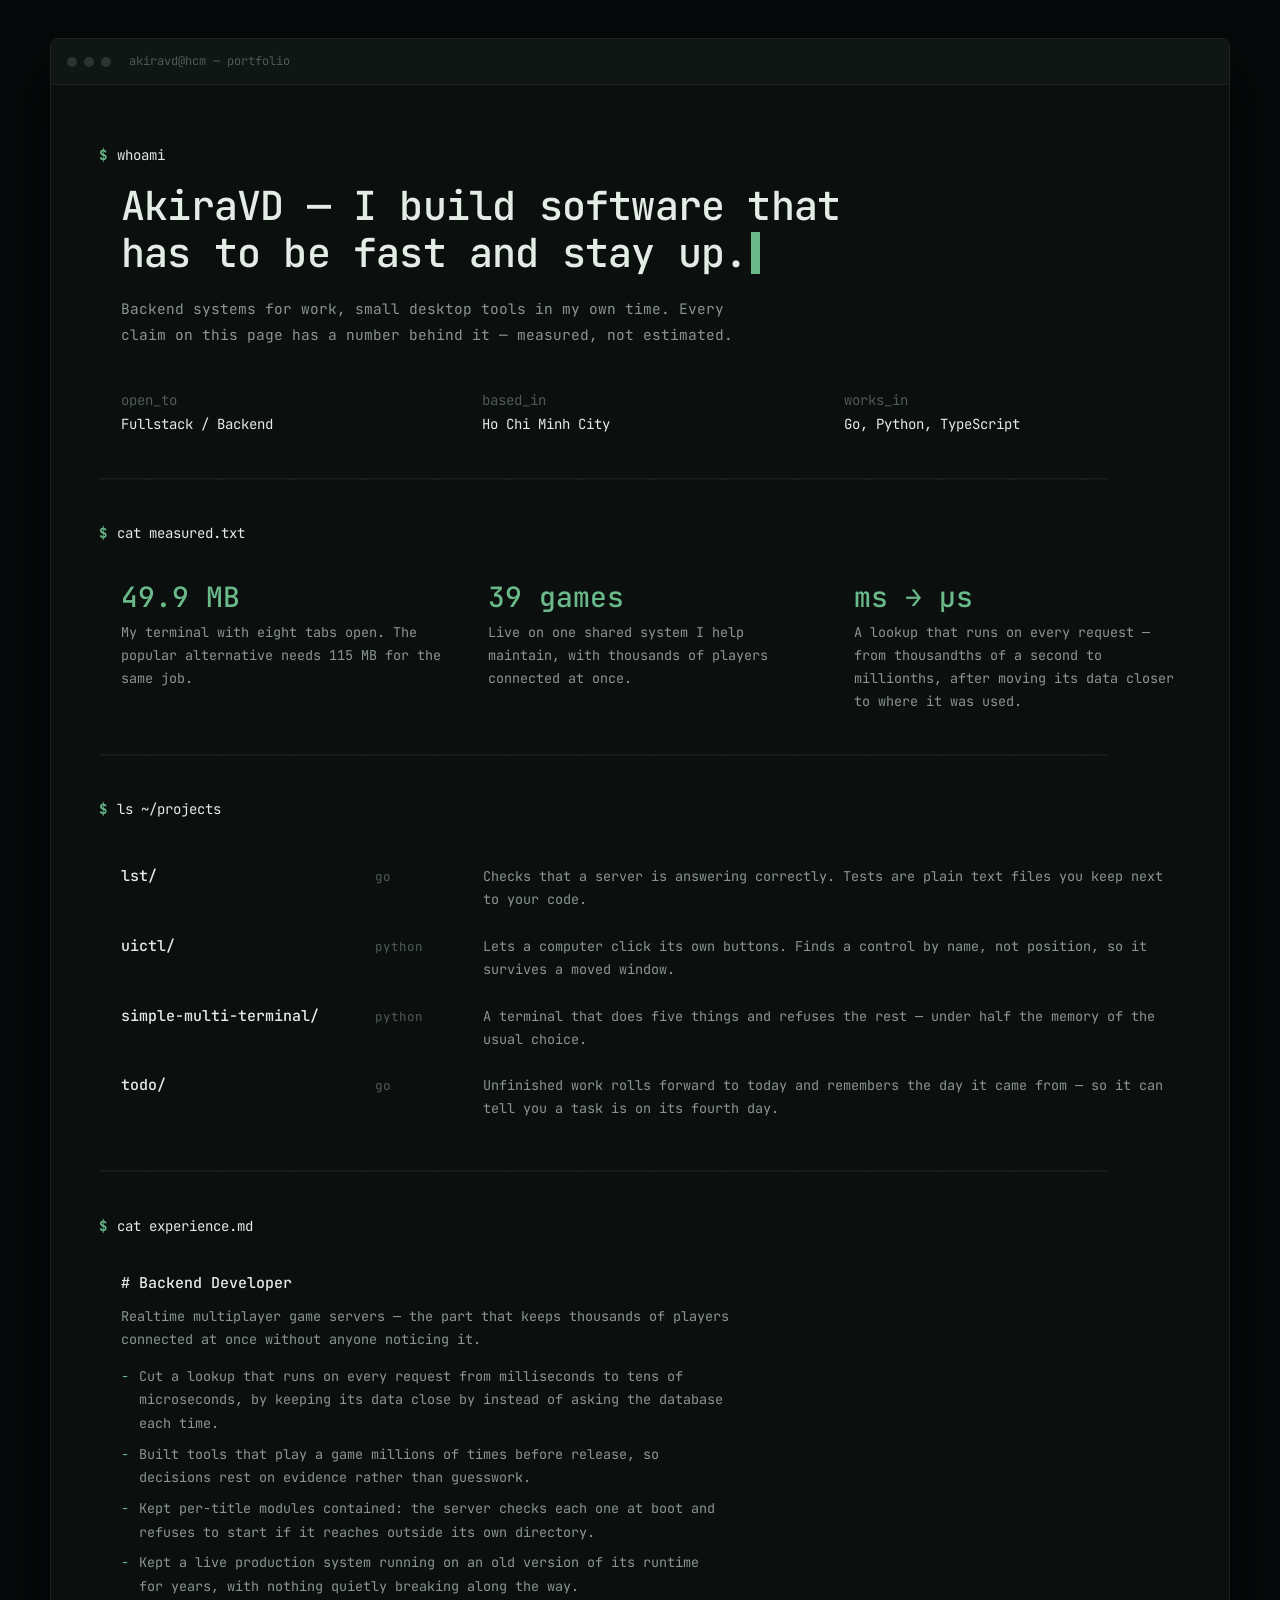
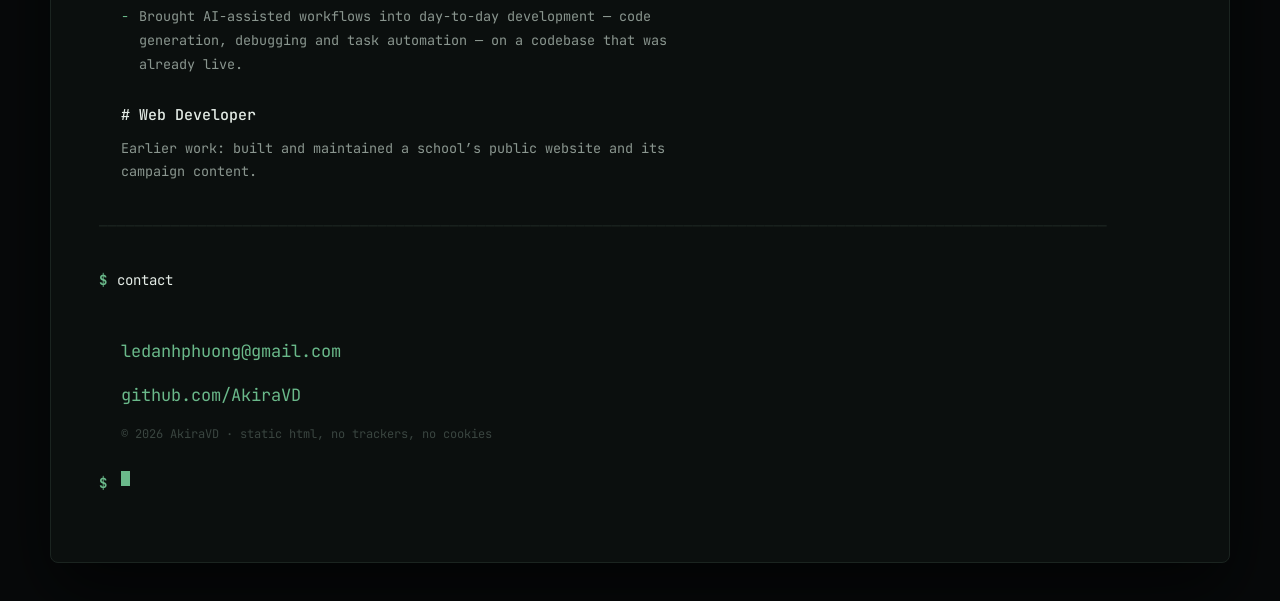
<file: index.html>
<!doctype html>
<html lang="en">
<head>
<meta charset="utf-8">
<meta name="viewport" content="width=device-width, initial-scale=1">
<title>AkiraVD — Backend &amp; systems engineer</title>
<meta name="description" content="Backend and systems engineer working in Go, Python and TypeScript. I build small, fast developer tools and measure them.">
<meta name="color-scheme" content="dark">
<meta property="og:type" content="website">
<meta property="og:title" content="AkiraVD — Backend &amp; systems engineer">
<meta property="og:description" content="I build small, fast developer tools and measure them.">
<meta property="og:url" content="https://akiravd.github.io/">
<meta name="twitter:card" content="summary">
<link rel="icon" href="data:image/svg+xml,<svg xmlns='http://www.w3.org/2000/svg' viewBox='0 0 32 32'><rect width='32' height='32' fill='%230b0f0e'/><text x='16' y='23' font-family='monospace' font-size='20' fill='%236ab98a' text-anchor='middle'>$</text></svg>">
<link rel="preconnect" href="https://fonts.googleapis.com">
<link rel="preconnect" href="https://fonts.gstatic.com" crossorigin>
<link rel="stylesheet" href="https://fonts.googleapis.com/css2?family=JetBrains+Mono:wght@400;500;700&display=swap">
<link rel="stylesheet" href="terminal.css">
</head>
<body>

<a class="skip" href="#main">Skip to content</a>

<div class="win">

  <header class="win-bar">
    <span class="dots" aria-hidden="true"><span></span><span></span><span></span></span>
    <span class="win-title">akiravd@hcm &mdash; portfolio</span>
  </header>

  <main class="win-body" id="main">

    <!-- whoami -->
    <p class="cmd">whoami</p>
    <div class="out">
      <h1 class="lede-name">AkiraVD &mdash; I build software that has to be fast and stay up.<span class="cursor" aria-hidden="true"></span></h1>
      <p class="lede">Backend systems for work, small desktop tools in my own time. Every claim on this page has a number behind it &mdash; measured, not estimated.</p>
      <dl class="meta">
        <div><dt class="k">open_to</dt><dd class="v">Fullstack / Backend</dd></div>
        <div><dt class="k">based_in</dt><dd class="v">Ho Chi Minh City</dd></div>
        <div><dt class="k">works_in</dt><dd class="v">Go, Python, TypeScript</dd></div>
      </dl>
    </div>

    <p class="sep" aria-hidden="true">────────────────────────────────────────────────────────────────────────────────────────────────────────────────</p>

    <!-- measured -->
    <p class="cmd">cat measured.txt</p>
    <div class="out">
      <h2 class="sr-only" hidden>Measured</h2>
      <div class="stats">
        <div class="stat">
          <b>49.9 MB</b>
          <p>My terminal with eight tabs open. The popular alternative needs 115&nbsp;MB for the same job.</p>
        </div>
        <div class="stat">
          <b>39 games</b>
          <p>Live on one shared system I help maintain, with thousands of players connected at once.</p>
        </div>
        <div class="stat">
          <b>ms &rarr; &micro;s</b>
          <p>A lookup that runs on every request &mdash; from thousandths of a second to millionths, after moving its data closer to where it was used.</p>
        </div>
      </div>
    </div>

    <p class="sep" aria-hidden="true">────────────────────────────────────────────────────────────────────────────────────────────────────────────────</p>

    <!-- projects -->
    <p class="cmd">ls ~/projects</p>
    <div class="out">
      <h2 class="sr-only" hidden>Projects</h2>
      <div class="ls">

        <a class="ls-item" href="projects/lst.html">
          <span class="ls-name">lst/</span>
          <span class="ls-lang">go</span>
          <span class="ls-what">Checks that a server is answering correctly. Tests are plain text files you keep next to your code.</span>
        </a>

        <a class="ls-item" href="projects/uictl.html">
          <span class="ls-name">uictl/</span>
          <span class="ls-lang">python</span>
          <span class="ls-what">Lets a computer click its own buttons. Finds a control by name, not position, so it survives a moved window.</span>
        </a>

        <a class="ls-item" href="projects/smt.html">
          <span class="ls-name">simple-multi-terminal/</span>
          <span class="ls-lang">python</span>
          <span class="ls-what">A terminal that does five things and refuses the rest &mdash; under half the memory of the usual choice.</span>
        </a>

        <a class="ls-item" href="projects/todo.html">
          <span class="ls-name">todo/</span>
          <span class="ls-lang">go</span>
          <span class="ls-what">Unfinished work rolls forward to today and remembers the day it came from &mdash; so it can tell you a task is on its fourth day.</span>
        </a>

      </div>
    </div>

    <p class="sep" aria-hidden="true">────────────────────────────────────────────────────────────────────────────────────────────────────────────────</p>

    <!-- experience -->
    <p class="cmd">cat experience.md</p>
    <div class="out">
      <h2 class="sr-only" hidden>Experience</h2>
      <div class="roles">
        <article class="role">
          <h3># Backend Developer</h3>
          <p>Realtime multiplayer game servers &mdash; the part that keeps thousands of players connected at once without anyone noticing it.</p>
          <ul>
            <li>Cut a lookup that runs on every request from milliseconds to tens of microseconds, by keeping its data close by instead of asking the database each time.</li>
            <li>Built tools that play a game millions of times before release, so decisions rest on evidence rather than guesswork.</li>
            <li>Kept per-title modules contained: the server checks each one at boot and refuses to start if it reaches outside its own directory.</li>
            <li>Kept a live production system running on an old version of its runtime for years, with nothing quietly breaking along the way.</li>
            <li>Brought AI-assisted workflows into day-to-day development &mdash; code generation, debugging and task automation &mdash; on a codebase that was already live.</li>
          </ul>
        </article>
        <article class="role">
          <h3># Web Developer</h3>
          <p>Earlier work: built and maintained a school&rsquo;s public website and its campaign content.</p>
        </article>
      </div>
    </div>

    <p class="sep" aria-hidden="true">────────────────────────────────────────────────────────────────────────────────────────────────────────────────</p>

    <!-- contact -->
    <p class="cmd">contact</p>
    <div class="out contact">
      <p><a href="mailto:ledanhphuong@gmail.com">ledanhphuong@gmail.com</a></p>
      <p><a href="https://github.com/AkiraVD" rel="me noopener">github.com/AkiraVD</a></p>
      <p class="colophon">&copy; 2026 AkiraVD &middot; static html, no trackers, no cookies</p>
    </div>

    <p class="prompt-end" aria-hidden="true">$<span class="cursor"></span></p>

  </main>
</div>

</body>
</html>
</file>
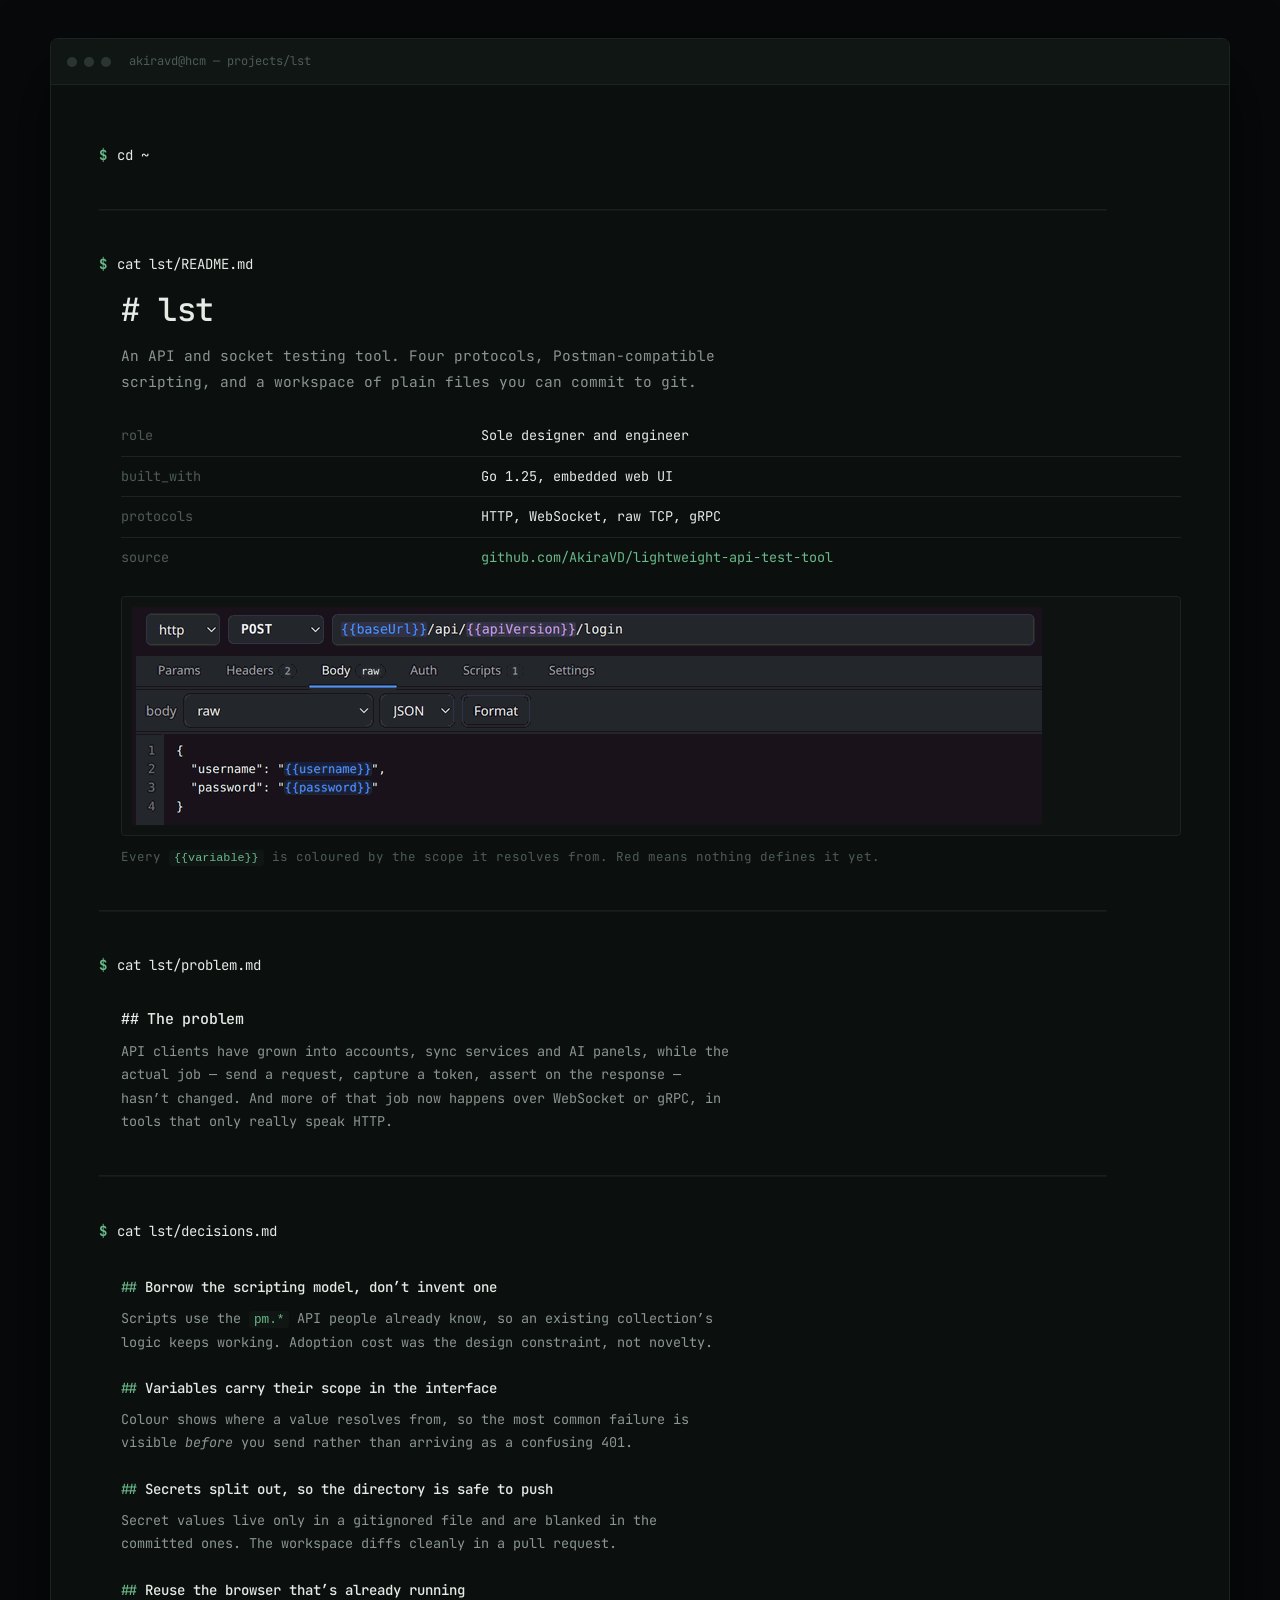
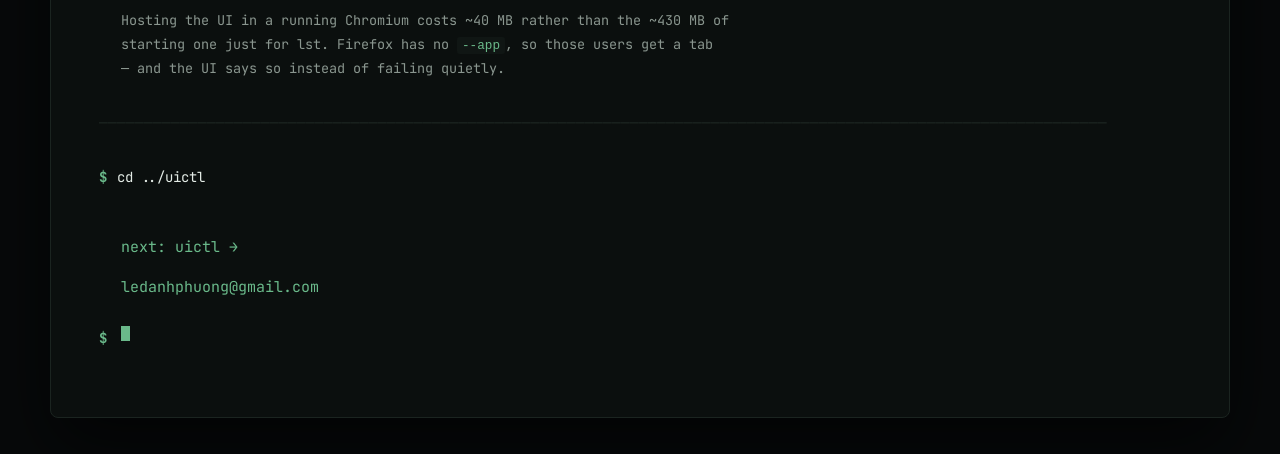
<file: projects/lst.html>
<!doctype html>
<html lang="en">
<head>
<meta charset="utf-8">
<meta name="viewport" content="width=device-width, initial-scale=1">
<title>lst — AkiraVD</title>
<meta name="description" content="A lightweight API and socket testing tool in Go: HTTP, WebSocket, raw TCP and gRPC, with a workspace of plain YAML files.">
<meta name="color-scheme" content="dark">
<meta property="og:type" content="article">
<meta property="og:title" content="lst — AkiraVD">
<meta property="og:description" content="A lightweight API and socket testing tool in Go: HTTP, WebSocket, raw TCP and gRPC, with a workspace of plain YAML files.">
<link rel="icon" href="data:image/svg+xml,<svg xmlns='http://www.w3.org/2000/svg' viewBox='0 0 32 32'><rect width='32' height='32' fill='%230b0f0e'/><text x='16' y='23' font-family='monospace' font-size='20' fill='%236ab98a' text-anchor='middle'>$</text></svg>">
<link rel="preconnect" href="https://fonts.googleapis.com">
<link rel="preconnect" href="https://fonts.gstatic.com" crossorigin>
<link rel="stylesheet" href="https://fonts.googleapis.com/css2?family=JetBrains+Mono:wght@400;500;700&display=swap">
<link rel="stylesheet" href="../terminal.css">
</head>
<body>

<a class="skip" href="#main">Skip to content</a>

<div class="win">

  <header class="win-bar">
    <span class="dots" aria-hidden="true"><span></span><span></span><span></span></span>
    <span class="win-title">akiravd@hcm &mdash; projects/lst</span>
  </header>

  <main class="win-body" id="main">

    <p class="cmd"><a class="back" href="../index.html">cd ~</a></p>

    <p class="sep" aria-hidden="true">────────────────────────────────────────────────────────────────────────────────────────────────────────────────</p>

    <p class="cmd">cat lst/README.md</p>
    <div class="out">
      <h1 class="proj-title"># lst</h1>
      <p class="proj-lede">An API and socket testing tool. Four protocols, Postman-compatible scripting, and a workspace of plain files you can commit to git.</p>
      <div class="table-scroll"><table class="spec"><tbody>
        <tr><th scope="row">role</th><td>Sole designer and engineer</td></tr>
        <tr><th scope="row">built_with</th><td>Go 1.25, embedded web UI</td></tr>
        <tr><th scope="row">protocols</th><td>HTTP, WebSocket, raw TCP, gRPC</td></tr>
        <tr><th scope="row">source</th><td><a href="https://github.com/AkiraVD/lightweight-api-test-tool" rel="noopener">github.com/AkiraVD/lightweight-api-test-tool</a></td></tr>
      </tbody></table></div>
      <figure>
        <div class="frame"><img src="../img/lst.png" width="910" height="218" alt="A POST request in lst. The URL reads baseUrl slash api slash apiVersion slash login, and the JSON body contains username and password — each variable coloured by the scope it resolves from."></div>
        <figcaption>Every <code>{{variable}}</code> is coloured by the scope it resolves from. Red means nothing defines it yet.</figcaption>
      </figure>
    </div>

    <p class="sep" aria-hidden="true">────────────────────────────────────────────────────────────────────────────────────────────────────────────────</p>

    <p class="cmd">cat lst/problem.md</p>
    <div class="out prose">
      <h2 class="proj-title" style="font-size:15px;">## The problem</h2>
      <p style="margin-top:12px;">API clients have grown into accounts, sync services and AI panels, while the actual job &mdash; send a request, capture a token, assert on the response &mdash; hasn&rsquo;t changed. And more of that job now happens over WebSocket or gRPC, in tools that only really speak HTTP.</p>
    </div>

    <p class="sep" aria-hidden="true">────────────────────────────────────────────────────────────────────────────────────────────────────────────────</p>

    <p class="cmd">cat lst/decisions.md</p>
    <div class="out">
      <div class="decisions">
        <div class="decision">
          <h3>Borrow the scripting model, don&rsquo;t invent one</h3>
          <p>Scripts use the <code>pm.*</code> API people already know, so an existing collection&rsquo;s logic keeps working. Adoption cost was the design constraint, not novelty.</p>
        </div>
        <div class="decision">
          <h3>Variables carry their scope in the interface</h3>
          <p>Colour shows where a value resolves from, so the most common failure is visible <em>before</em> you send rather than arriving as a confusing 401.</p>
        </div>
        <div class="decision">
          <h3>Secrets split out, so the directory is safe to push</h3>
          <p>Secret values live only in a gitignored file and are blanked in the committed ones. The workspace diffs cleanly in a pull request.</p>
        </div>
        <div class="decision">
          <h3>Reuse the browser that&rsquo;s already running</h3>
          <p>Hosting the UI in a running Chromium costs ~40&nbsp;MB rather than the ~430&nbsp;MB of starting one just for lst. Firefox has no <code>--app</code>, so those users get a tab &mdash; and the UI says so instead of failing quietly.</p>
        </div>
      </div>
    </div>

    <p class="sep" aria-hidden="true">────────────────────────────────────────────────────────────────────────────────────────────────────────────────</p>

    <p class="cmd">cd ../uictl</p>
    <div class="out nav-next">
      <p><a href="uictl.html">next: uictl &rarr;</a></p>
      <p style="margin-top:10px;"><a href="mailto:ledanhphuong@gmail.com">ledanhphuong@gmail.com</a></p>
    </div>

    <p class="prompt-end" aria-hidden="true">$<span class="cursor"></span></p>

  </main>
</div>

</body>
</html>
</file>
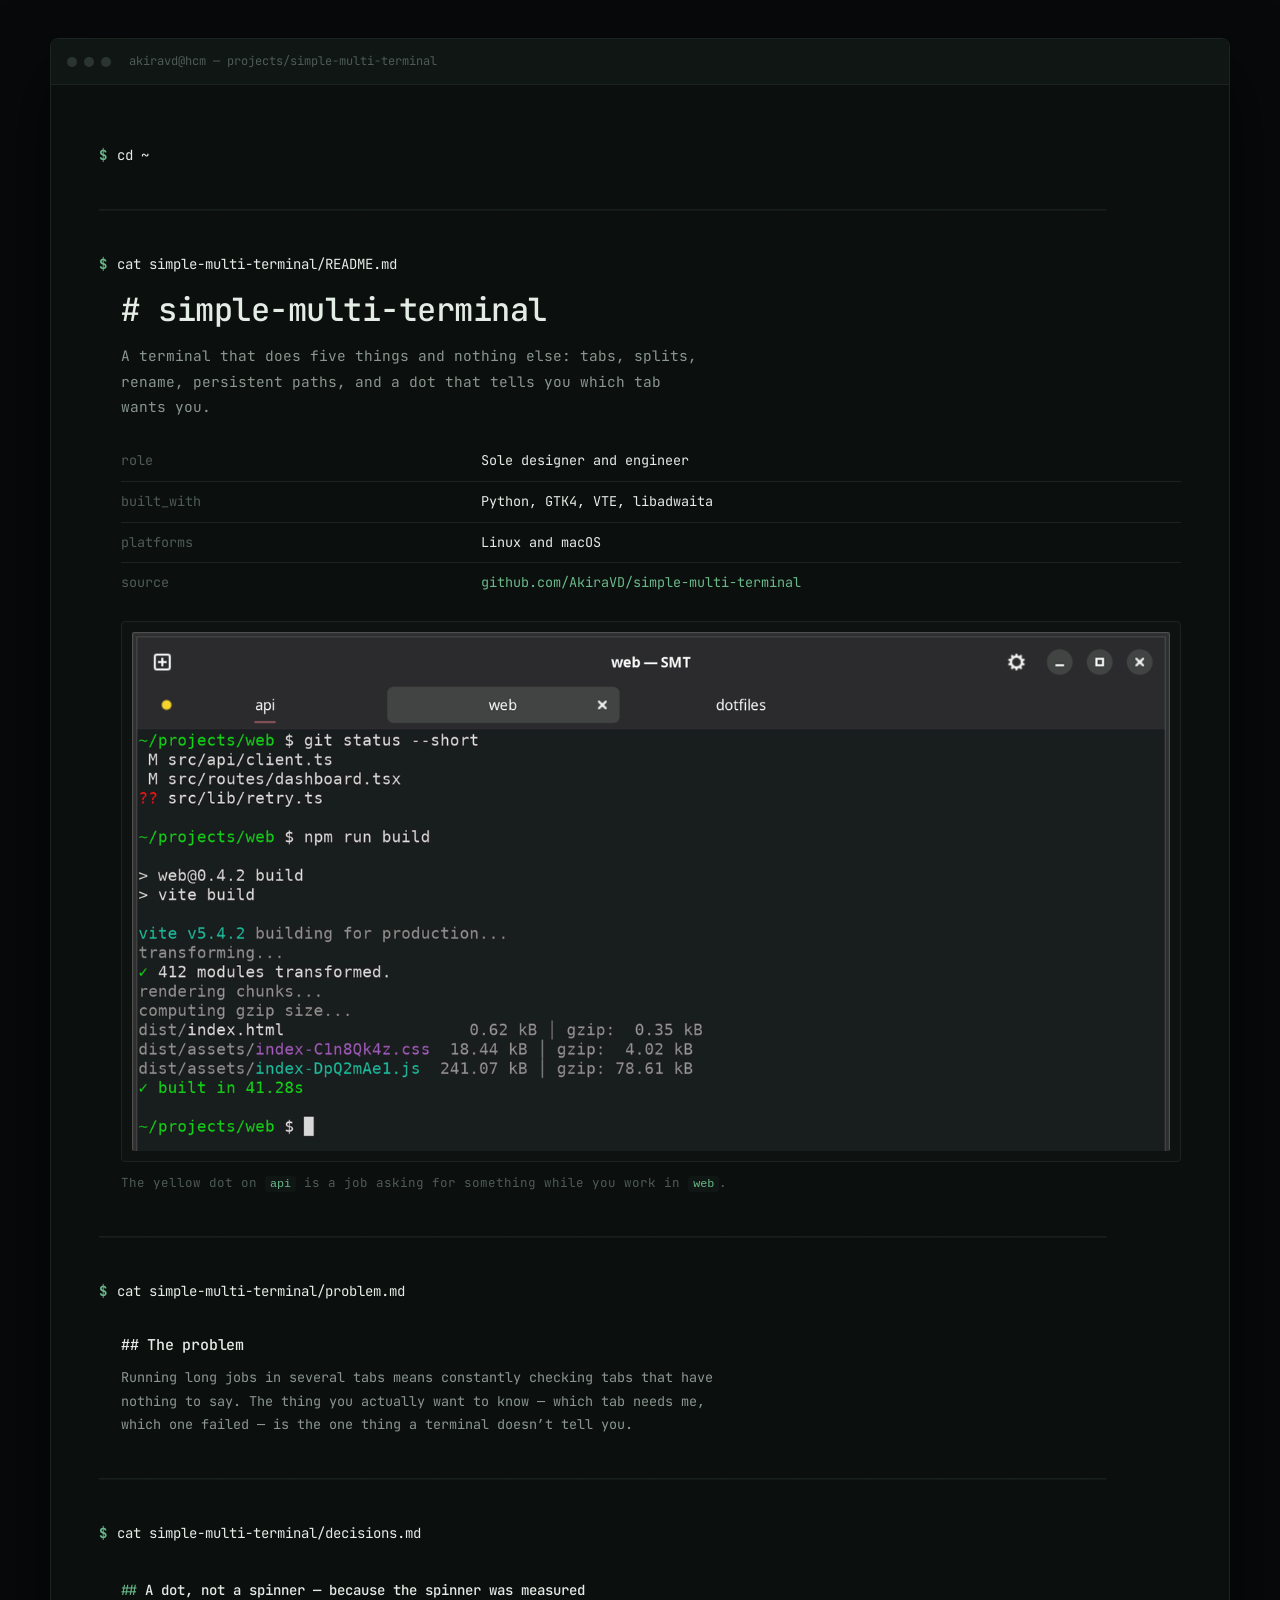
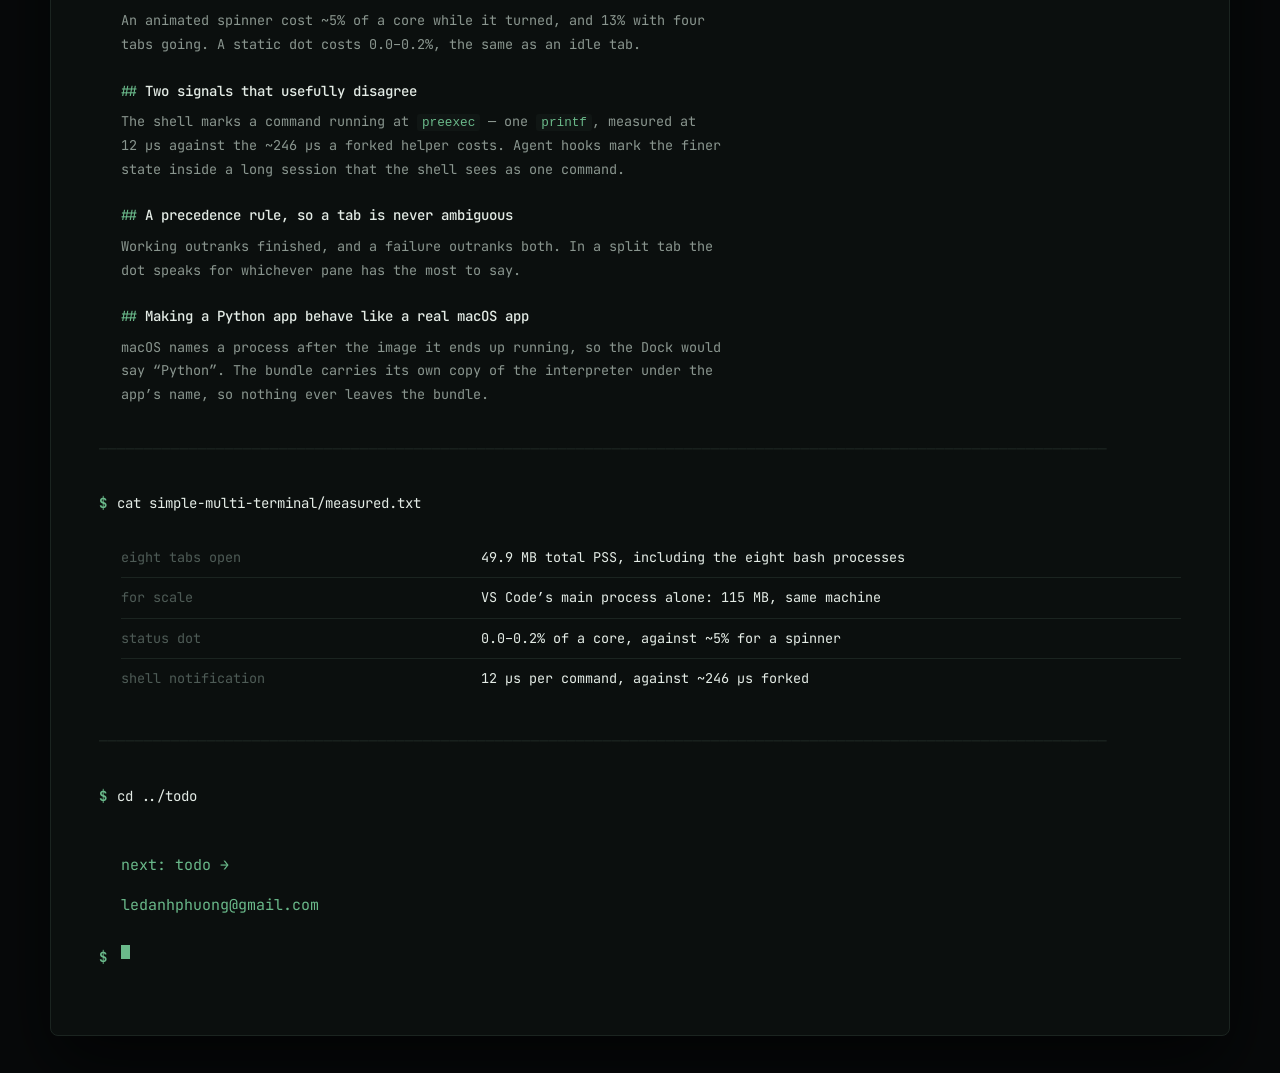
<file: projects/smt.html>
<!doctype html>
<html lang="en">
<head>
<meta charset="utf-8">
<meta name="viewport" content="width=device-width, initial-scale=1">
<title>simple-multi-terminal — AkiraVD</title>
<meta name="description" content="A GTK4 terminal that does five things and nothing else — 49.9 MB with eight tabs open.">
<meta name="color-scheme" content="dark">
<meta property="og:type" content="article">
<meta property="og:title" content="simple-multi-terminal — AkiraVD">
<meta property="og:description" content="A GTK4 terminal that does five things and nothing else — 49.9 MB with eight tabs open.">
<link rel="icon" href="data:image/svg+xml,<svg xmlns='http://www.w3.org/2000/svg' viewBox='0 0 32 32'><rect width='32' height='32' fill='%230b0f0e'/><text x='16' y='23' font-family='monospace' font-size='20' fill='%236ab98a' text-anchor='middle'>$</text></svg>">
<link rel="preconnect" href="https://fonts.googleapis.com">
<link rel="preconnect" href="https://fonts.gstatic.com" crossorigin>
<link rel="stylesheet" href="https://fonts.googleapis.com/css2?family=JetBrains+Mono:wght@400;500;700&display=swap">
<link rel="stylesheet" href="../terminal.css">
</head>
<body>

<a class="skip" href="#main">Skip to content</a>

<div class="win">

  <header class="win-bar">
    <span class="dots" aria-hidden="true"><span></span><span></span><span></span></span>
    <span class="win-title">akiravd@hcm &mdash; projects/simple-multi-terminal</span>
  </header>

  <main class="win-body" id="main">

    <p class="cmd"><a class="back" href="../index.html">cd ~</a></p>

    <p class="sep" aria-hidden="true">────────────────────────────────────────────────────────────────────────────────────────────────────────────────</p>

    <p class="cmd">cat simple-multi-terminal/README.md</p>
    <div class="out">
      <h1 class="proj-title"># simple-multi-terminal</h1>
      <p class="proj-lede">A terminal that does five things and nothing else: tabs, splits, rename, persistent paths, and a dot that tells you which tab wants you.</p>
      <div class="table-scroll"><table class="spec"><tbody>
        <tr><th scope="row">role</th><td>Sole designer and engineer</td></tr>
        <tr><th scope="row">built_with</th><td>Python, GTK4, VTE, libadwaita</td></tr>
        <tr><th scope="row">platforms</th><td>Linux and macOS</td></tr>
        <tr><th scope="row">source</th><td><a href="https://github.com/AkiraVD/simple-multi-terminal" rel="noopener">github.com/AkiraVD/simple-multi-terminal</a></td></tr>
      </tbody></table></div>
      <figure>
        <div class="frame"><img src="../img/smt.png" width="1400" height="700" alt="The terminal with three tabs named api, web and dotfiles. The api tab carries a yellow dot; the web tab shows a finished vite build."></div>
        <figcaption>The yellow dot on <code>api</code> is a job asking for something while you work in <code>web</code>.</figcaption>
      </figure>
    </div>

    <p class="sep" aria-hidden="true">────────────────────────────────────────────────────────────────────────────────────────────────────────────────</p>

    <p class="cmd">cat simple-multi-terminal/problem.md</p>
    <div class="out prose">
      <h2 class="proj-title" style="font-size:15px;">## The problem</h2>
      <p style="margin-top:12px;">Running long jobs in several tabs means constantly checking tabs that have nothing to say. The thing you actually want to know &mdash; which tab needs me, which one failed &mdash; is the one thing a terminal doesn&rsquo;t tell you.</p>
    </div>

    <p class="sep" aria-hidden="true">────────────────────────────────────────────────────────────────────────────────────────────────────────────────</p>

    <p class="cmd">cat simple-multi-terminal/decisions.md</p>
    <div class="out">
      <div class="decisions">
        <div class="decision">
          <h3>A dot, not a spinner &mdash; because the spinner was measured</h3>
          <p>An animated spinner cost ~5% of a core while it turned, and 13% with four tabs going. A static dot costs 0.0&ndash;0.2%, the same as an idle tab.</p>
        </div>
        <div class="decision">
          <h3>Two signals that usefully disagree</h3>
          <p>The shell marks a command running at <code>preexec</code> &mdash; one <code>printf</code>, measured at 12&nbsp;&micro;s against the ~246&nbsp;&micro;s a forked helper costs. Agent hooks mark the finer state inside a long session that the shell sees as one command.</p>
        </div>
        <div class="decision">
          <h3>A precedence rule, so a tab is never ambiguous</h3>
          <p>Working outranks finished, and a failure outranks both. In a split tab the dot speaks for whichever pane has the most to say.</p>
        </div>
        <div class="decision">
          <h3>Making a Python app behave like a real macOS app</h3>
          <p>macOS names a process after the image it ends up running, so the Dock would say &ldquo;Python&rdquo;. The bundle carries its own copy of the interpreter under the app&rsquo;s name, so nothing ever leaves the bundle.</p>
        </div>
      </div>
    </div>

    <p class="sep" aria-hidden="true">────────────────────────────────────────────────────────────────────────────────────────────────────────────────</p>

    <p class="cmd">cat simple-multi-terminal/measured.txt</p>
    <div class="out">
      <div class="table-scroll"><table class="spec"><tbody>
        <tr><th scope="row">eight tabs open</th><td>49.9&nbsp;MB total PSS, including the eight bash processes</td></tr>
        <tr><th scope="row">for scale</th><td>VS Code&rsquo;s main process alone: 115&nbsp;MB, same machine</td></tr>
        <tr><th scope="row">status dot</th><td>0.0&ndash;0.2% of a core, against ~5% for a spinner</td></tr>
        <tr><th scope="row">shell notification</th><td>12&nbsp;&micro;s per command, against ~246&nbsp;&micro;s forked</td></tr>
      </tbody></table></div>
    </div>

    <p class="sep" aria-hidden="true">────────────────────────────────────────────────────────────────────────────────────────────────────────────────</p>

    <p class="cmd">cd ../todo</p>
    <div class="out nav-next">
      <p><a href="todo.html">next: todo &rarr;</a></p>
      <p style="margin-top:10px;"><a href="mailto:ledanhphuong@gmail.com">ledanhphuong@gmail.com</a></p>
    </div>

    <p class="prompt-end" aria-hidden="true">$<span class="cursor"></span></p>

  </main>
</div>

</body>
</html>
</file>
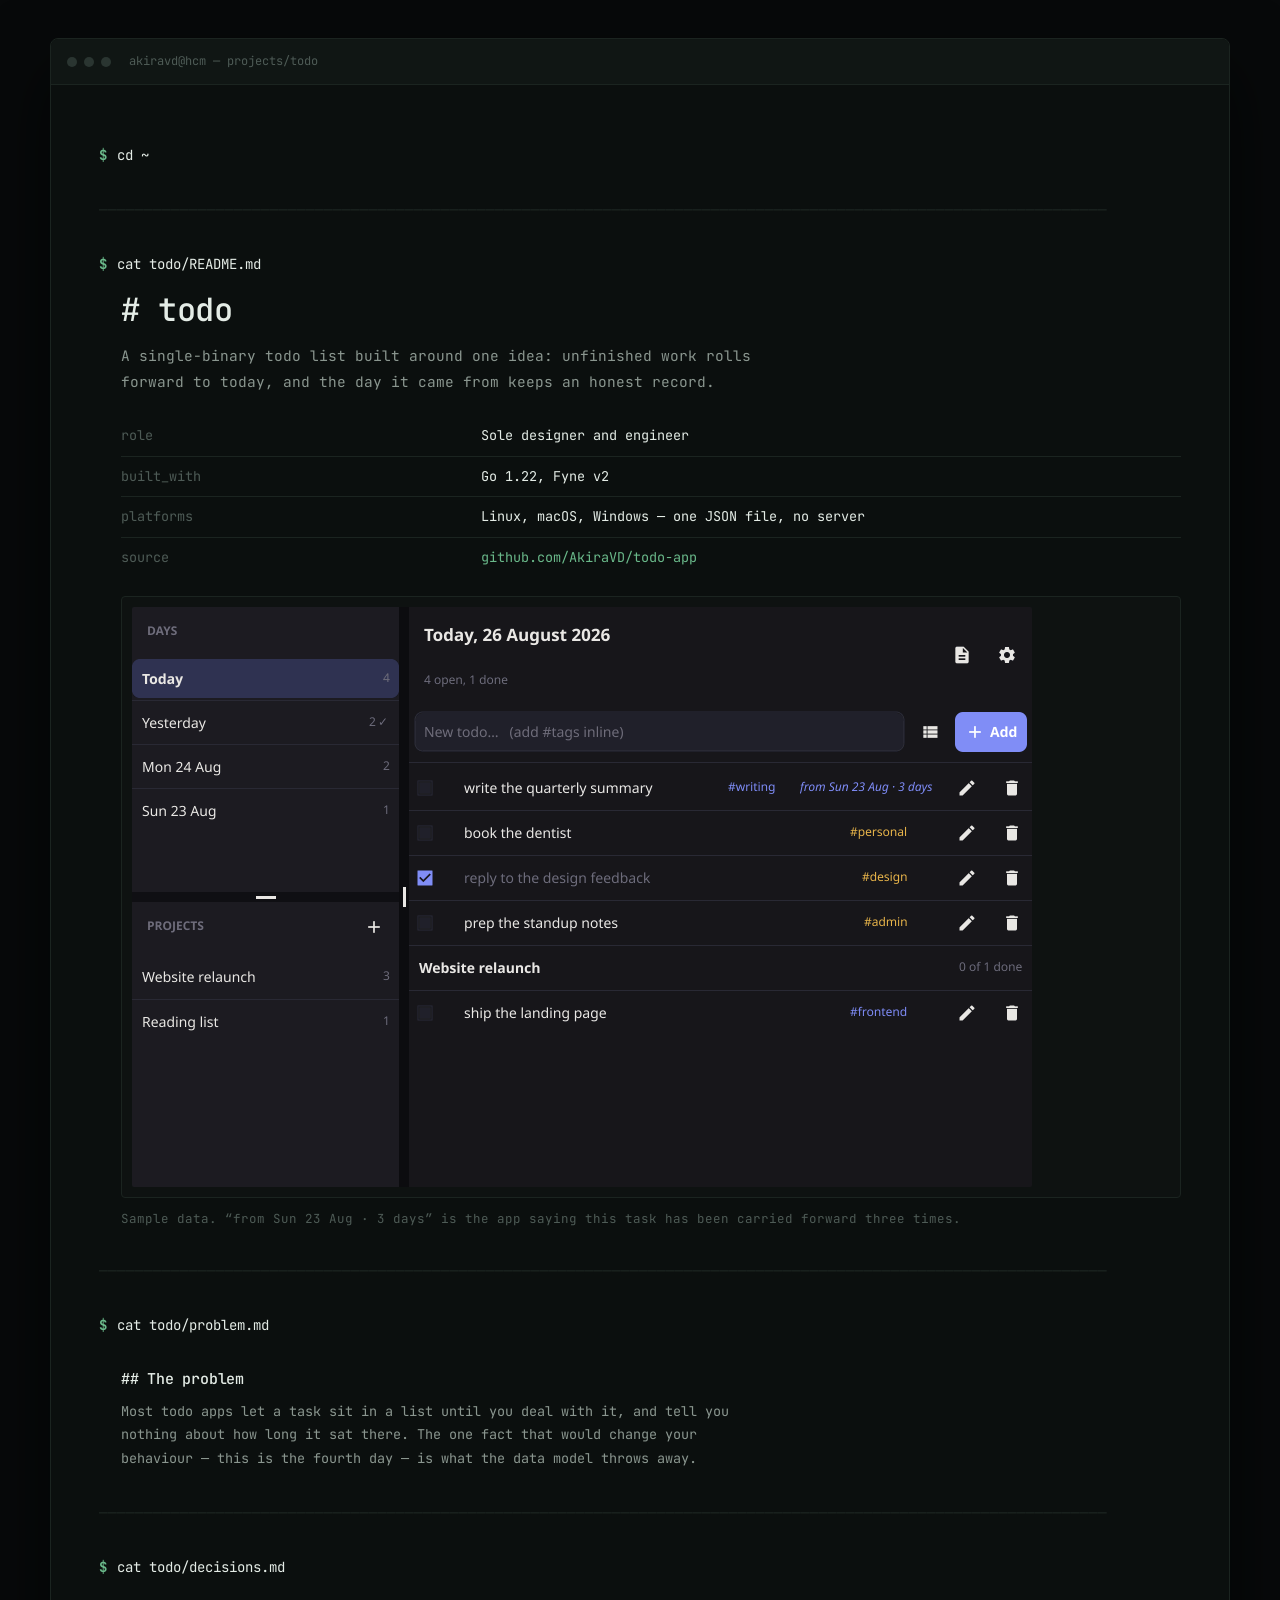
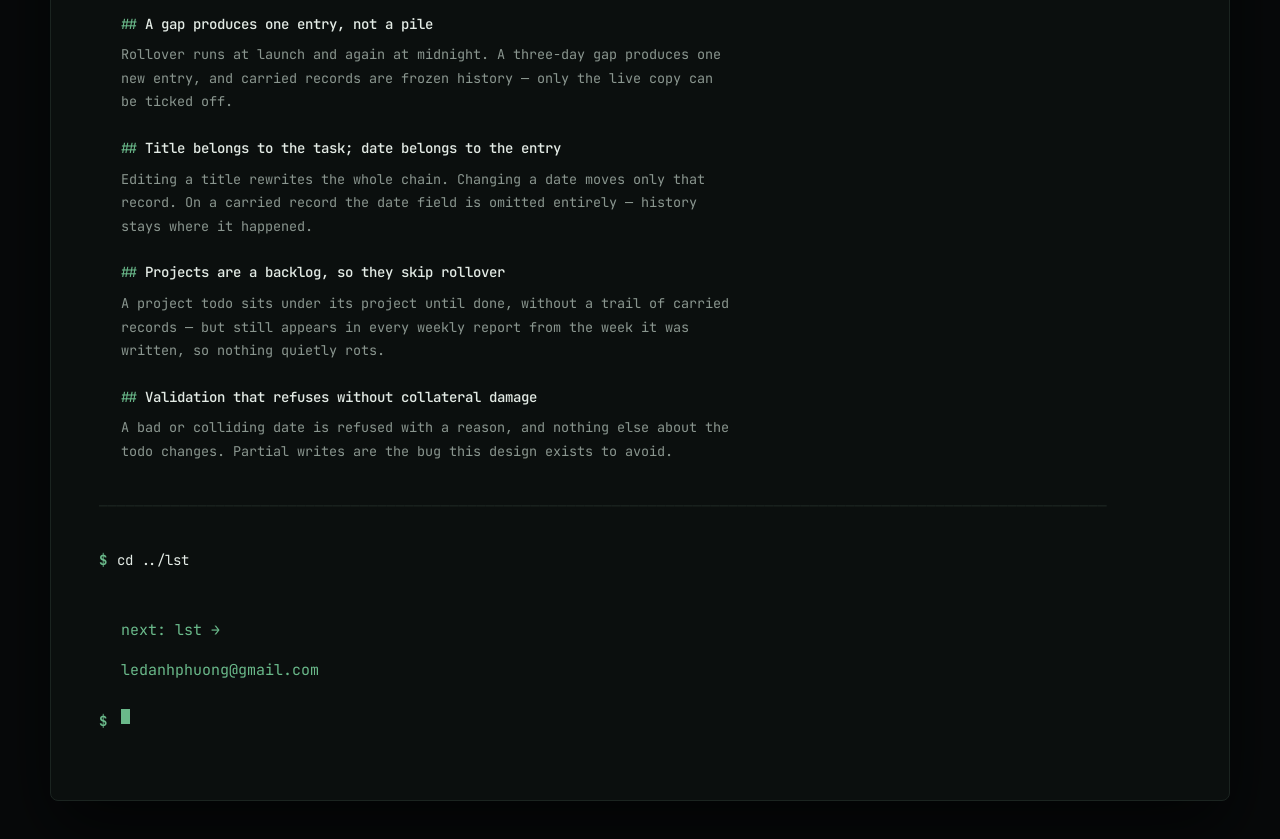
<file: projects/todo.html>
<!doctype html>
<html lang="en">
<head>
<meta charset="utf-8">
<meta name="viewport" content="width=device-width, initial-scale=1">
<title>todo — AkiraVD</title>
<meta name="description" content="A single-binary desktop todo built around one idea: unfinished work rolls forward to today, and the day it came from keeps an honest record.">
<meta name="color-scheme" content="dark">
<meta property="og:type" content="article">
<meta property="og:title" content="todo — AkiraVD">
<meta property="og:description" content="A single-binary desktop todo built around one idea: unfinished work rolls forward to today, and the day it came from keeps an honest record.">
<link rel="icon" href="data:image/svg+xml,<svg xmlns='http://www.w3.org/2000/svg' viewBox='0 0 32 32'><rect width='32' height='32' fill='%230b0f0e'/><text x='16' y='23' font-family='monospace' font-size='20' fill='%236ab98a' text-anchor='middle'>$</text></svg>">
<link rel="preconnect" href="https://fonts.googleapis.com">
<link rel="preconnect" href="https://fonts.gstatic.com" crossorigin>
<link rel="stylesheet" href="https://fonts.googleapis.com/css2?family=JetBrains+Mono:wght@400;500;700&display=swap">
<link rel="stylesheet" href="../terminal.css">
</head>
<body>

<a class="skip" href="#main">Skip to content</a>

<div class="win">

  <header class="win-bar">
    <span class="dots" aria-hidden="true"><span></span><span></span><span></span></span>
    <span class="win-title">akiravd@hcm &mdash; projects/todo</span>
  </header>

  <main class="win-body" id="main">

    <p class="cmd"><a class="back" href="../index.html">cd ~</a></p>

    <p class="sep" aria-hidden="true">────────────────────────────────────────────────────────────────────────────────────────────────────────────────</p>

    <p class="cmd">cat todo/README.md</p>
    <div class="out">
      <h1 class="proj-title"># todo</h1>
      <p class="proj-lede">A single-binary todo list built around one idea: unfinished work rolls forward to today, and the day it came from keeps an honest record.</p>
      <div class="table-scroll"><table class="spec"><tbody>
        <tr><th scope="row">role</th><td>Sole designer and engineer</td></tr>
        <tr><th scope="row">built_with</th><td>Go 1.22, Fyne v2</td></tr>
        <tr><th scope="row">platforms</th><td>Linux, macOS, Windows &mdash; one JSON file, no server</td></tr>
        <tr><th scope="row">source</th><td><a href="https://github.com/AkiraVD/todo-app" rel="noopener">github.com/AkiraVD/todo-app</a></td></tr>
      </tbody></table></div>
      <figure>
        <div class="frame"><img src="../img/todo.png" width="900" height="580" alt="The todo app on a Wednesday, showing today's list with one task labelled as carried forward from Sunday, three days ago."></div>
        <figcaption>Sample data. &ldquo;from Sun 23 Aug &middot; 3 days&rdquo; is the app saying this task has been carried forward three times.</figcaption>
      </figure>
    </div>

    <p class="sep" aria-hidden="true">────────────────────────────────────────────────────────────────────────────────────────────────────────────────</p>

    <p class="cmd">cat todo/problem.md</p>
    <div class="out prose">
      <h2 class="proj-title" style="font-size:15px;">## The problem</h2>
      <p style="margin-top:12px;">Most todo apps let a task sit in a list until you deal with it, and tell you nothing about how long it sat there. The one fact that would change your behaviour &mdash; this is the fourth day &mdash; is what the data model throws away.</p>
    </div>

    <p class="sep" aria-hidden="true">────────────────────────────────────────────────────────────────────────────────────────────────────────────────</p>

    <p class="cmd">cat todo/decisions.md</p>
    <div class="out">
      <div class="decisions">
        <div class="decision">
          <h3>A gap produces one entry, not a pile</h3>
          <p>Rollover runs at launch and again at midnight. A three-day gap produces one new entry, and carried records are frozen history &mdash; only the live copy can be ticked off.</p>
        </div>
        <div class="decision">
          <h3>Title belongs to the task; date belongs to the entry</h3>
          <p>Editing a title rewrites the whole chain. Changing a date moves only that record. On a carried record the date field is omitted entirely &mdash; history stays where it happened.</p>
        </div>
        <div class="decision">
          <h3>Projects are a backlog, so they skip rollover</h3>
          <p>A project todo sits under its project until done, without a trail of carried records &mdash; but still appears in every weekly report from the week it was written, so nothing quietly rots.</p>
        </div>
        <div class="decision">
          <h3>Validation that refuses without collateral damage</h3>
          <p>A bad or colliding date is refused with a reason, and nothing else about the todo changes. Partial writes are the bug this design exists to avoid.</p>
        </div>
      </div>
    </div>

    <p class="sep" aria-hidden="true">────────────────────────────────────────────────────────────────────────────────────────────────────────────────</p>

    <p class="cmd">cd ../lst</p>
    <div class="out nav-next">
      <p><a href="lst.html">next: lst &rarr;</a></p>
      <p style="margin-top:10px;"><a href="mailto:ledanhphuong@gmail.com">ledanhphuong@gmail.com</a></p>
    </div>

    <p class="prompt-end" aria-hidden="true">$<span class="cursor"></span></p>

  </main>
</div>

</body>
</html>
</file>
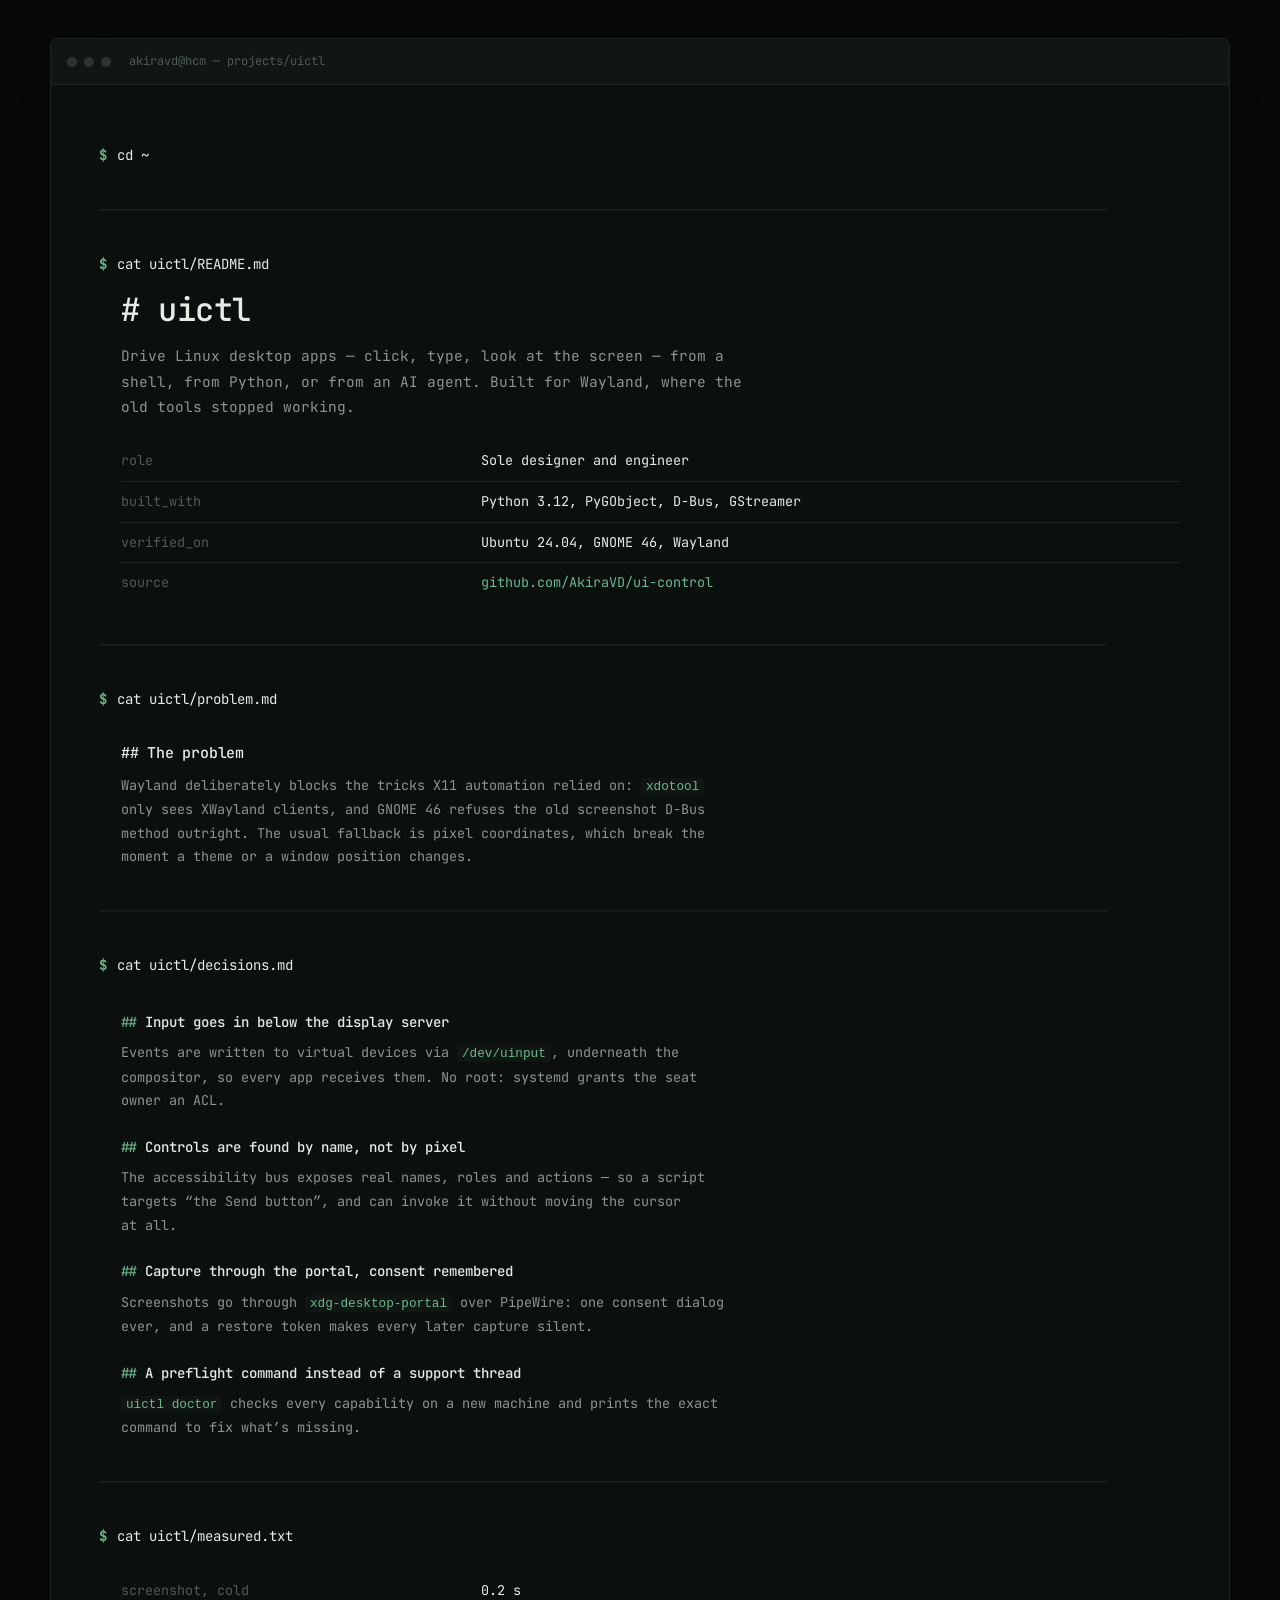
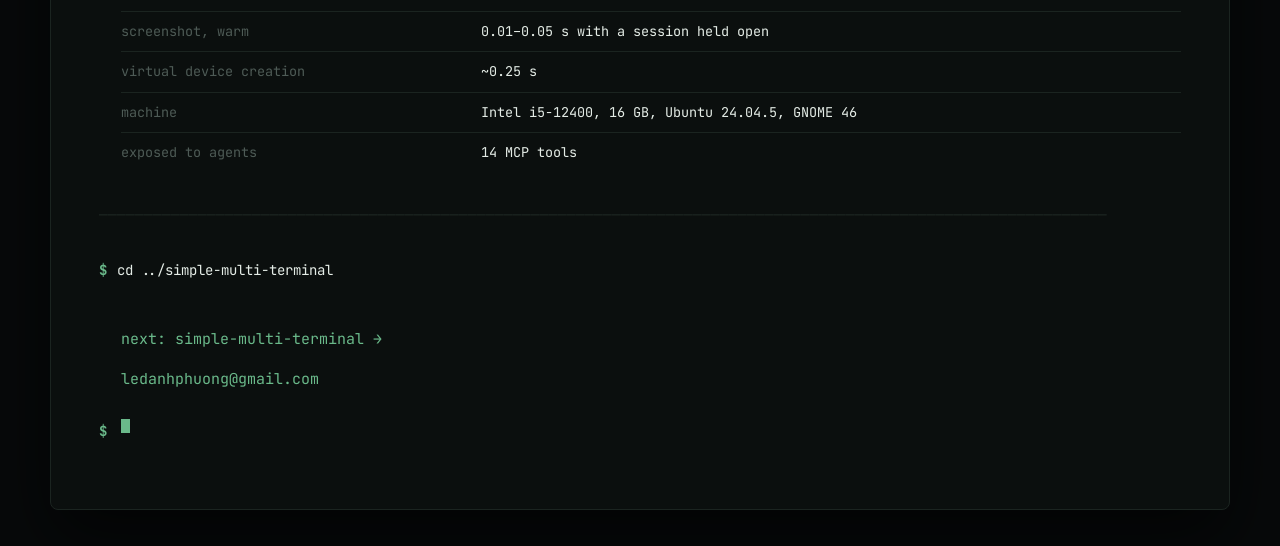
<file: projects/uictl.html>
<!doctype html>
<html lang="en">
<head>
<meta charset="utf-8">
<meta name="viewport" content="width=device-width, initial-scale=1">
<title>uictl — AkiraVD</title>
<meta name="description" content="Drive Linux desktop apps from a shell, from Python, or from an AI agent. Built for Wayland, where the old X11 automation tools stopped working.">
<meta name="color-scheme" content="dark">
<meta property="og:type" content="article">
<meta property="og:title" content="uictl — AkiraVD">
<meta property="og:description" content="Drive Linux desktop apps from a shell, from Python, or from an AI agent. Built for Wayland, where the old X11 automation tools stopped working.">
<link rel="icon" href="data:image/svg+xml,<svg xmlns='http://www.w3.org/2000/svg' viewBox='0 0 32 32'><rect width='32' height='32' fill='%230b0f0e'/><text x='16' y='23' font-family='monospace' font-size='20' fill='%236ab98a' text-anchor='middle'>$</text></svg>">
<link rel="preconnect" href="https://fonts.googleapis.com">
<link rel="preconnect" href="https://fonts.gstatic.com" crossorigin>
<link rel="stylesheet" href="https://fonts.googleapis.com/css2?family=JetBrains+Mono:wght@400;500;700&display=swap">
<link rel="stylesheet" href="../terminal.css">
</head>
<body>

<a class="skip" href="#main">Skip to content</a>

<div class="win">

  <header class="win-bar">
    <span class="dots" aria-hidden="true"><span></span><span></span><span></span></span>
    <span class="win-title">akiravd@hcm &mdash; projects/uictl</span>
  </header>

  <main class="win-body" id="main">

    <p class="cmd"><a class="back" href="../index.html">cd ~</a></p>

    <p class="sep" aria-hidden="true">────────────────────────────────────────────────────────────────────────────────────────────────────────────────</p>

    <p class="cmd">cat uictl/README.md</p>
    <div class="out">
      <h1 class="proj-title"># uictl</h1>
      <p class="proj-lede">Drive Linux desktop apps &mdash; click, type, look at the screen &mdash; from a shell, from Python, or from an AI agent. Built for Wayland, where the old tools stopped working.</p>
      <div class="table-scroll"><table class="spec"><tbody>
        <tr><th scope="row">role</th><td>Sole designer and engineer</td></tr>
        <tr><th scope="row">built_with</th><td>Python 3.12, PyGObject, D-Bus, GStreamer</td></tr>
        <tr><th scope="row">verified_on</th><td>Ubuntu 24.04, GNOME 46, Wayland</td></tr>
        <tr><th scope="row">source</th><td><a href="https://github.com/AkiraVD/ui-control" rel="noopener">github.com/AkiraVD/ui-control</a></td></tr>
      </tbody></table></div>
    </div>

    <p class="sep" aria-hidden="true">────────────────────────────────────────────────────────────────────────────────────────────────────────────────</p>

    <p class="cmd">cat uictl/problem.md</p>
    <div class="out prose">
      <h2 class="proj-title" style="font-size:15px;">## The problem</h2>
      <p style="margin-top:12px;">Wayland deliberately blocks the tricks X11 automation relied on: <code>xdotool</code> only sees XWayland clients, and GNOME&nbsp;46 refuses the old screenshot D-Bus method outright. The usual fallback is pixel coordinates, which break the moment a theme or a window position changes.</p>
    </div>

    <p class="sep" aria-hidden="true">────────────────────────────────────────────────────────────────────────────────────────────────────────────────</p>

    <p class="cmd">cat uictl/decisions.md</p>
    <div class="out">
      <div class="decisions">
        <div class="decision">
          <h3>Input goes in below the display server</h3>
          <p>Events are written to virtual devices via <code>/dev/uinput</code>, underneath the compositor, so every app receives them. No root: systemd grants the seat owner an ACL.</p>
        </div>
        <div class="decision">
          <h3>Controls are found by name, not by pixel</h3>
          <p>The accessibility bus exposes real names, roles and actions &mdash; so a script targets &ldquo;the Send button&rdquo;, and can invoke it without moving the cursor at all.</p>
        </div>
        <div class="decision">
          <h3>Capture through the portal, consent remembered</h3>
          <p>Screenshots go through <code>xdg-desktop-portal</code> over PipeWire: one consent dialog ever, and a restore token makes every later capture silent.</p>
        </div>
        <div class="decision">
          <h3>A preflight command instead of a support thread</h3>
          <p><code>uictl doctor</code> checks every capability on a new machine and prints the exact command to fix what&rsquo;s missing.</p>
        </div>
      </div>
    </div>

    <p class="sep" aria-hidden="true">────────────────────────────────────────────────────────────────────────────────────────────────────────────────</p>

    <p class="cmd">cat uictl/measured.txt</p>
    <div class="out">
      <div class="table-scroll"><table class="spec"><tbody>
        <tr><th scope="row">screenshot, cold</th><td>0.2&nbsp;s</td></tr>
        <tr><th scope="row">screenshot, warm</th><td>0.01&ndash;0.05&nbsp;s with a session held open</td></tr>
        <tr><th scope="row">virtual device creation</th><td>~0.25&nbsp;s</td></tr>
        <tr><th scope="row">machine</th><td>Intel i5-12400, 16&nbsp;GB, Ubuntu 24.04.5, GNOME 46</td></tr>
        <tr><th scope="row">exposed to agents</th><td>14 MCP tools</td></tr>
      </tbody></table></div>
    </div>

    <p class="sep" aria-hidden="true">────────────────────────────────────────────────────────────────────────────────────────────────────────────────</p>

    <p class="cmd">cd ../simple-multi-terminal</p>
    <div class="out nav-next">
      <p><a href="smt.html">next: simple-multi-terminal &rarr;</a></p>
      <p style="margin-top:10px;"><a href="mailto:ledanhphuong@gmail.com">ledanhphuong@gmail.com</a></p>
    </div>

    <p class="prompt-end" aria-hidden="true">$<span class="cursor"></span></p>

  </main>
</div>

</body>
</html>
</file>
<file: terminal.css>
/* ------------------------------------------------------------------
   terminal.css — the whole site: front page, project pages, and the
   vocabulary 404.html re-inlines for itself.
   Single-look design: this is a terminal, and a terminal is dark.
   There is no light-mode block, and adding one would be a mistake.
   ------------------------------------------------------------------ */

:root {
  --page:      #07090a;   /* outside the window */
  --window:    #0b0f0e;   /* the terminal itself */
  --chrome:    #101614;   /* title bar */
  --rule:      #1b2420;
  --dot:       #2a3531;

  --text:      #b9c4bd;   /* body output */
  --bright:    #e4ece6;   /* headings, filenames */
  --muted:     #8a968f;   /* descriptions */
  --faint:     #4e5b56;   /* labels, comments */
  --dim:       #3a4540;

  --accent:    #6ab98a;   /* the prompt, numbers, links */
  --accent-up: #96d6b0;

  --mono: 'JetBrains Mono', ui-monospace, SFMono-Regular, Menlo, Consolas, monospace;

  --pad-x: clamp(20px, 4vw, 48px);
  --gutter: clamp(16px, 3vw, 40px);
}

* { box-sizing: border-box; }

html { color-scheme: dark; }

body {
  margin: 0;
  background: var(--page);
  color: var(--text);
  font-family: var(--mono);
  font-size: 14px;
  line-height: 1.75;
  padding: var(--gutter);
  -webkit-font-smoothing: antialiased;
}

h1, h2, h3 { font-weight: 500; margin: 0; font-size: inherit; }

a { color: var(--accent); text-decoration: none; }
a:hover { color: var(--accent-up); text-decoration: underline; }
a:focus-visible,
.skip:focus {
  outline: 2px solid var(--accent);
  outline-offset: 3px;
  border-radius: 2px;
}

.skip {
  position: absolute;
  left: -9999px;
  background: var(--accent);
  color: var(--window);
  padding: 8px 14px;
}
.skip:focus { left: var(--gutter); top: var(--gutter); z-index: 10; }

/* ---------- the window ---------- */

.win {
  max-width: 1180px;
  margin: 0 auto;
  border: 1px solid var(--rule);
  border-radius: 8px;
  background: var(--window);
  overflow: hidden;
  box-shadow: 0 30px 70px rgba(0, 0, 0, 0.6);
}

.win-bar {
  display: flex;
  align-items: center;
  gap: 10px;
  padding: 12px 16px;
  background: var(--chrome);
  border-bottom: 1px solid var(--rule);
}
.dots { display: flex; gap: 7px; }
.dots span {
  width: 10px; height: 10px;
  border-radius: 50%;
  background: var(--dot);
}
.win-title { font-size: 12px; color: var(--faint); margin-left: 8px; }

.win-body { padding: clamp(28px, 4vw, 44px) var(--pad-x) clamp(36px, 5vw, 52px); }

/* ---------- prompt lines ---------- */

.cmd {
  display: flex;
  gap: 10px;
  color: var(--bright);
}
.cmd::before {
  content: "$";
  color: var(--accent);
  font-weight: 700;
}

.out { padding-left: 22px; }

/* the ASCII divider: one long run of box-drawing, clipped to width */
.sep {
  color: var(--rule);
  margin: 30px 0;
  letter-spacing: 1px;
  overflow: hidden;
  white-space: nowrap;
  user-select: none;
}

.cursor {
  display: inline-block;
  width: 9px;
  height: 1.05em;
  background: var(--accent);
  vertical-align: -0.18em;
  margin-left: 4px;
  animation: blink 1.05s step-end infinite;
}
@keyframes blink { 0%, 49% { opacity: 1; } 50%, 100% { opacity: 0; } }

.prompt-end { display: flex; gap: 10px; margin-top: 26px; color: var(--accent); font-weight: 700; }

/* ---------- whoami ---------- */

.lede-name {
  font-size: clamp(26px, 4.4vw, 40px);
  line-height: 1.18;
  color: var(--bright);
  letter-spacing: -0.02em;
  max-width: 30ch;
  text-wrap: pretty;
}
.lede {
  font-size: 14.5px;
  color: var(--muted);
  max-width: 68ch;
  margin-top: 20px;
  text-wrap: pretty;
}

.meta {
  display: grid;
  grid-template-columns: repeat(3, minmax(0, 1fr));
  gap: 10px 24px;
  padding-top: 26px;
}
.meta dt, .meta dd { margin: 0; }
.meta .k { color: var(--faint); }
.meta .v { color: var(--bright); }

/* ---------- measured ---------- */

.stats {
  display: grid;
  grid-template-columns: repeat(3, minmax(0, 1fr));
  gap: 32px 40px;
  padding-top: 20px;
}
.stat b {
  display: block;
  font-size: clamp(21px, 2.6vw, 28px);
  font-weight: 500;
  color: var(--accent);
  line-height: 1.2;
}
.stat p {
  color: var(--muted);
  font-size: 13.5px;
  line-height: 1.7;
  margin: 8px 0 0;
  text-wrap: pretty;
}

/* ---------- projects ---------- */

.ls { display: flex; flex-direction: column; gap: 4px; padding-top: 18px; }

.ls-item {
  display: grid;
  grid-template-columns: 230px 84px minmax(0, 1fr);
  gap: 8px 24px;
  align-items: baseline;
  padding: 9px 10px 9px 0;
  border-radius: 3px;
  color: inherit;
  text-decoration: none;
  transition: background 0.18s ease, padding-left 0.18s ease;
}
.ls-item:hover,
.ls-item:focus-visible {
  background: #101614;
  padding-left: 10px;
  text-decoration: none;
}
.ls-name { color: var(--bright); font-size: 15px; font-weight: 500; }
.ls-item:hover .ls-name { color: var(--accent); }
.ls-lang { color: var(--faint); font-size: 12.5px; }
.ls-what { color: var(--muted); font-size: 13.5px; line-height: 1.7; text-wrap: pretty; }

/* ---------- experience ---------- */

.roles { display: flex; flex-direction: column; gap: 26px; padding-top: 18px; }
.role h3 { color: var(--bright); font-size: 15px; font-weight: 500; }
.role p {
  color: var(--muted);
  font-size: 13.5px;
  line-height: 1.75;
  margin: 8px 0 0;
  max-width: 76ch;
  text-wrap: pretty;
}
.role ul { list-style: none; margin: 13px 0 0; padding: 0; display: flex; flex-direction: column; gap: 7px; }
.role li {
  color: var(--muted);
  font-size: 13.5px;
  line-height: 1.75;
  max-width: 76ch;
  padding-left: 18px;
  position: relative;
  text-wrap: pretty;
}
.role li::before { content: "-"; color: var(--accent); position: absolute; left: 0; }

/* ---------- contact ---------- */

.contact { padding-top: 16px; }
.contact a { font-size: 17px; }
.colophon { color: var(--dim); font-size: 12px; margin-top: 14px; }

/* ---------- project pages ---------- */

.back { color: var(--bright); }
.back:hover { color: var(--accent); }

.proj-title {
  font-size: clamp(22px, 3.2vw, 32px);
  color: var(--bright);
  letter-spacing: -0.015em;
  line-height: 1.2;
}
.proj-lede {
  color: var(--muted);
  font-size: 14.5px;
  max-width: 70ch;
  margin: 14px 0 0;
  text-wrap: pretty;
}

.table-scroll { overflow-x: auto; margin-top: 22px; }
table.spec { border-collapse: collapse; width: 100%; font-size: 13.5px; }
table.spec th,
table.spec td {
  text-align: left;
  font-weight: 400;
  padding: 8px 0;
  vertical-align: top;
  border-bottom: 1px solid var(--rule);
}
table.spec th { color: var(--faint); width: 34%; padding-right: 24px; }
table.spec td { color: var(--bright); }
table.spec tr:last-child th,
table.spec tr:last-child td { border-bottom: 0; }

figure { margin: 0; padding-top: 18px; }
.frame {
  border: 1px solid var(--rule);
  border-radius: 4px;
  background: #0e1211;
  padding: 10px;
  overflow: hidden;
}
.frame img { display: block; max-width: 100%; height: auto; border-radius: 2px; }
figcaption {
  color: var(--faint);
  font-size: 12.5px;
  line-height: 1.7;
  margin-top: 10px;
  text-wrap: pretty;
}

.decisions { display: flex; flex-direction: column; gap: 22px; padding-top: 18px; }
.decision h3 { color: var(--bright); font-size: 14px; font-weight: 500; }
.decision h3::before { content: "## "; color: var(--accent); }
.decision p {
  color: var(--muted);
  font-size: 13.5px;
  line-height: 1.75;
  margin: 7px 0 0;
  max-width: 76ch;
  text-wrap: pretty;
}

.prose { padding-top: 18px; }
.prose p {
  color: var(--muted);
  font-size: 13.5px;
  line-height: 1.75;
  max-width: 76ch;
  margin: 0;
  text-wrap: pretty;
}

code {
  color: var(--accent);
  background: #101614;
  padding: 1px 5px;
  border-radius: 3px;
  font-size: 0.94em;
}

.nav-next { padding-top: 16px; }
.nav-next a { font-size: 15px; }

/* ---------- narrow ---------- */

@media (max-width: 820px) {
  .meta, .stats { grid-template-columns: 1fr; }
  .meta { gap: 12px; }
  .ls-item { grid-template-columns: 1fr; gap: 3px; padding-bottom: 14px; }
  .ls-lang { font-size: 12px; }
  table.spec th { width: 40%; padding-right: 14px; }
}

@media (max-width: 520px) {
  body { padding: 10px; font-size: 13.5px; }
  .out { padding-left: 14px; }
  .win { border-radius: 6px; }
}

@media (prefers-reduced-motion: reduce) {
  .cursor { animation: none; }
  .ls-item { transition: none; }
}
</file>
